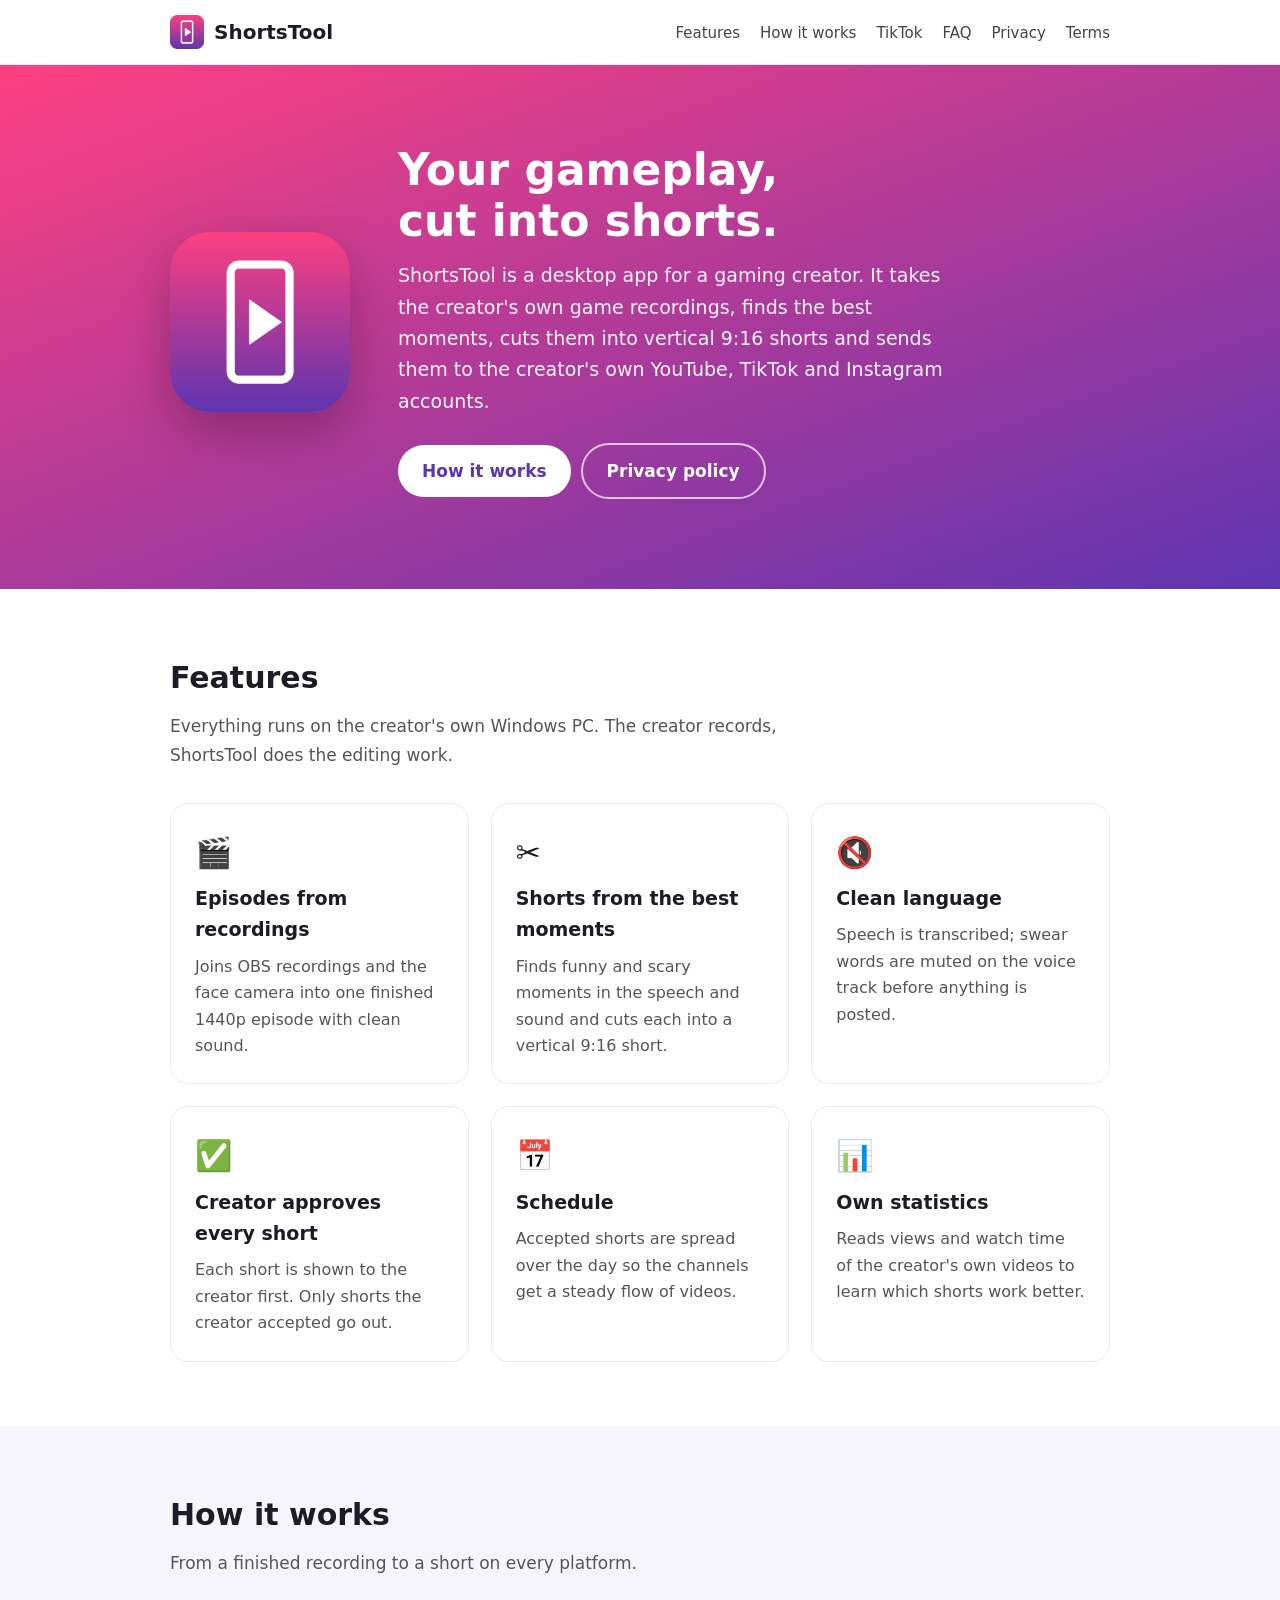
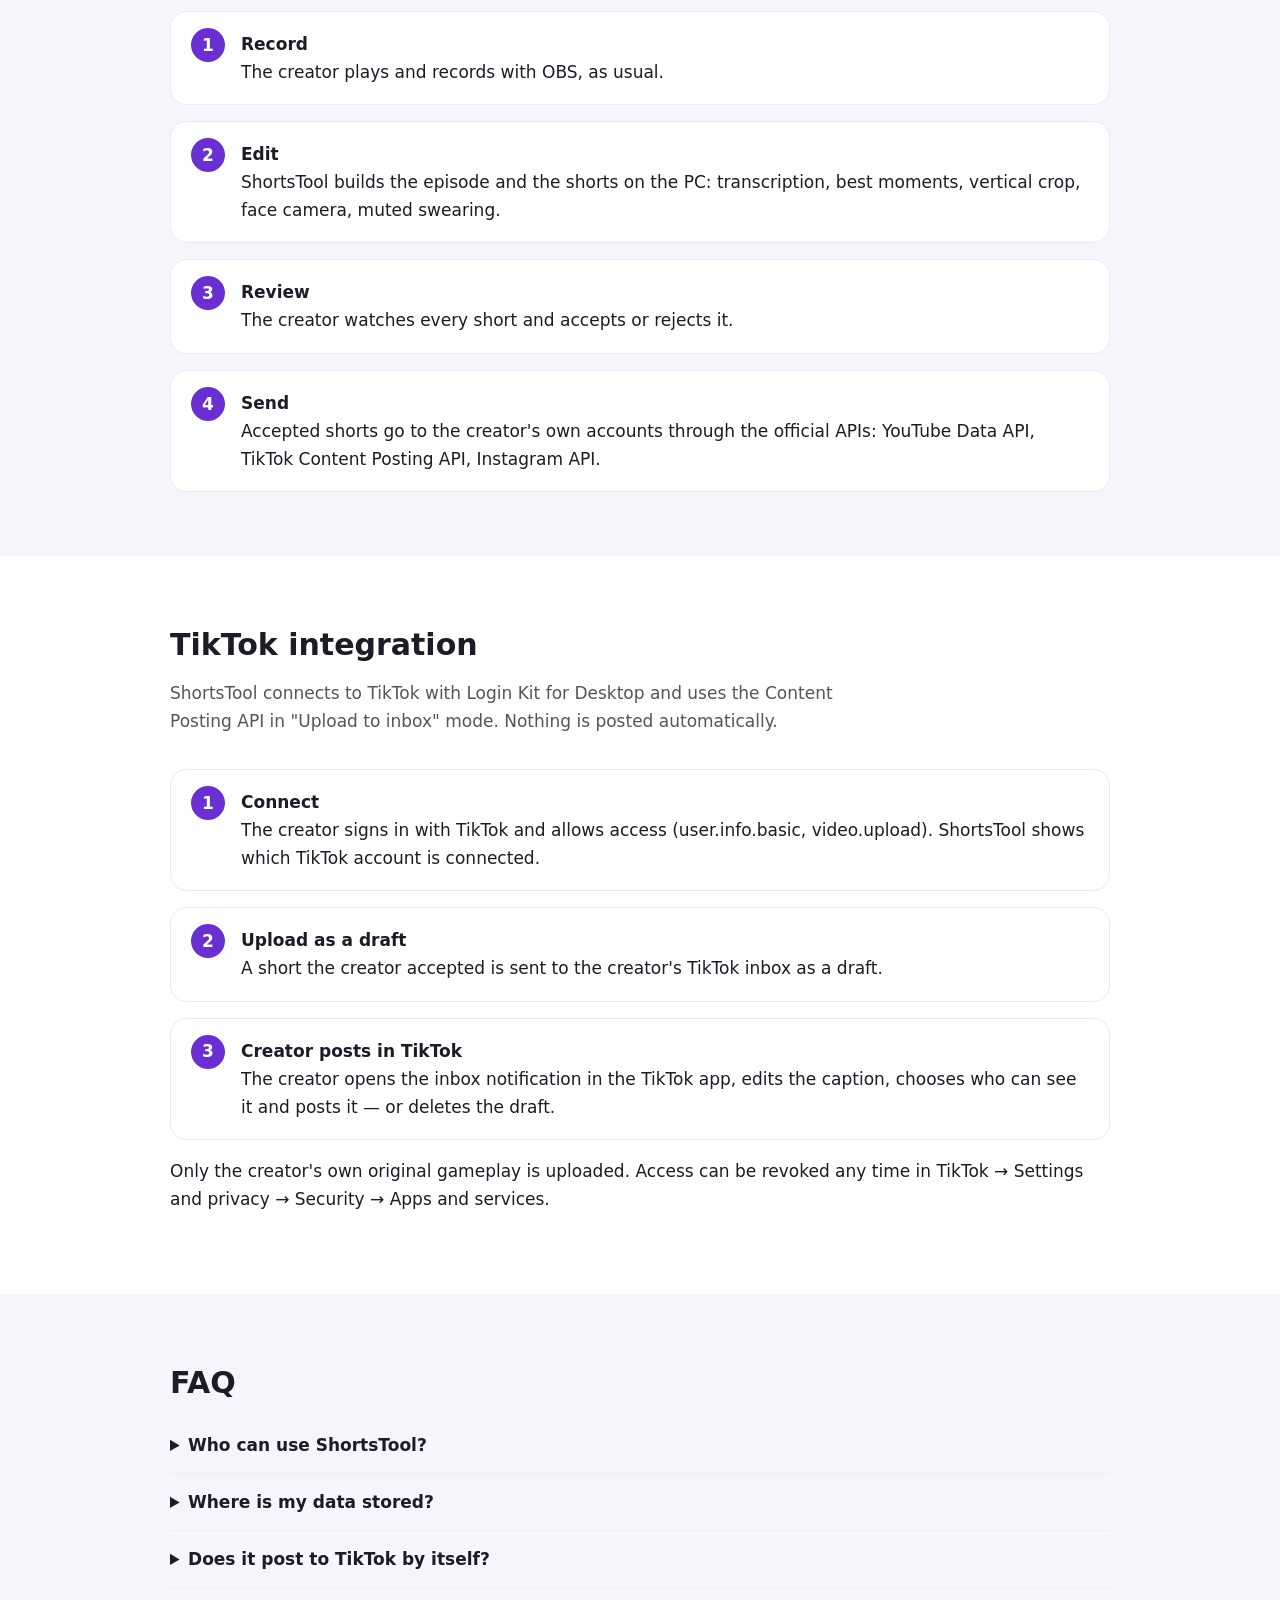
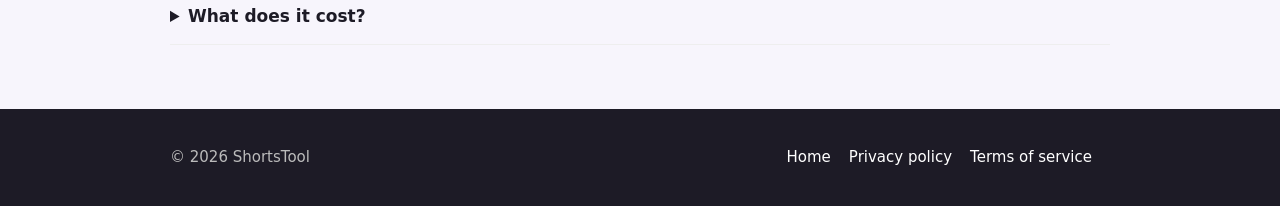
<file: index.html>
<!doctype html>
<html lang="en">
<head>
<meta charset="utf-8">
<meta name="viewport" content="width=device-width,initial-scale=1">
<title>ShortsTool — turn gameplay recordings into vertical shorts</title>
<meta name="description" content="ShortsTool is a desktop app that turns a gaming creator's own recordings into vertical shorts and sends them to YouTube, TikTok and Instagram.">
<link rel="icon" href="favicon.ico" sizes="any">
<link rel="icon" type="image/png" sizes="32x32" href="assets/icon-32.png">
<link rel="apple-touch-icon" href="assets/icon-180.png">
<meta property="og:title" content="ShortsTool">
<meta property="og:description" content="Turn your gameplay recordings into vertical shorts.">
<meta property="og:image" content="assets/icon-512.png">
<link rel="stylesheet" href="style.css">
</head>
<body>
<header><div class="wrap">
  <a class="brand" href="index.html"><img src="assets/icon-180.png" alt="ShortsTool icon">ShortsTool</a>
  <nav><a href="#features">Features</a><a href="#how">How it works</a><a href="#tiktok">TikTok</a><a href="#faq">FAQ</a><a href="privacy.html">Privacy</a><a href="terms.html">Terms</a></nav>
</div></header>

<div class="hero"><div class="wrap">
  <img src="assets/icon-512.png" alt="ShortsTool icon">
  <div>
    <h1>Your gameplay,<br>cut into shorts.</h1>
    <p>ShortsTool is a desktop app for a gaming creator. It takes the creator's own game recordings, finds the best moments, cuts them into vertical 9:16 shorts and sends them to the creator's own YouTube, TikTok and Instagram accounts.</p>
    <a class="btn" href="#how">How it works</a><a class="btn ghost" href="privacy.html">Privacy policy</a>
  </div>
</div></div>

<section id="features"><div class="wrap">
  <h2>Features</h2>
  <p class="lead">Everything runs on the creator's own Windows PC. The creator records, ShortsTool does the editing work.</p>
  <div class="grid">
    <div class="card"><div class="ico">🎬</div><h3>Episodes from recordings</h3><p>Joins OBS recordings and the face camera into one finished 1440p episode with clean sound.</p></div>
    <div class="card"><div class="ico">✂️</div><h3>Shorts from the best moments</h3><p>Finds funny and scary moments in the speech and sound and cuts each into a vertical 9:16 short.</p></div>
    <div class="card"><div class="ico">🔇</div><h3>Clean language</h3><p>Speech is transcribed; swear words are muted on the voice track before anything is posted.</p></div>
    <div class="card"><div class="ico">✅</div><h3>Creator approves every short</h3><p>Each short is shown to the creator first. Only shorts the creator accepted go out.</p></div>
    <div class="card"><div class="ico">📅</div><h3>Schedule</h3><p>Accepted shorts are spread over the day so the channels get a steady flow of videos.</p></div>
    <div class="card"><div class="ico">📊</div><h3>Own statistics</h3><p>Reads views and watch time of the creator's own videos to learn which shorts work better.</p></div>
  </div>
</div></section>

<section id="how" class="alt"><div class="wrap">
  <h2>How it works</h2>
  <p class="lead">From a finished recording to a short on every platform.</p>
  <ol class="steps">
    <li><b>Record</b>The creator plays and records with OBS, as usual.</li>
    <li><b>Edit</b>ShortsTool builds the episode and the shorts on the PC: transcription, best moments, vertical crop, face camera, muted swearing.</li>
    <li><b>Review</b>The creator watches every short and accepts or rejects it.</li>
    <li><b>Send</b>Accepted shorts go to the creator's own accounts through the official APIs: YouTube Data API, TikTok Content Posting API, Instagram API.</li>
  </ol>
</div></section>

<section id="tiktok"><div class="wrap">
  <h2>TikTok integration</h2>
  <p class="lead">ShortsTool connects to TikTok with Login Kit for Desktop and uses the Content Posting API in "Upload to inbox" mode. Nothing is posted automatically.</p>
  <ol class="steps">
    <li><b>Connect</b>The creator signs in with TikTok and allows access (user.info.basic, video.upload). ShortsTool shows which TikTok account is connected.</li>
    <li><b>Upload as a draft</b>A short the creator accepted is sent to the creator's TikTok inbox as a draft.</li>
    <li><b>Creator posts in TikTok</b>The creator opens the inbox notification in the TikTok app, edits the caption, chooses who can see it and posts it — or deletes the draft.</li>
  </ol>
  <p>Only the creator's own original gameplay is uploaded. Access can be revoked any time in TikTok → Settings and privacy → Security → Apps and services.</p>
</div></section>

<section id="faq" class="alt"><div class="wrap faq">
  <h2>FAQ</h2>
  <details><summary>Who can use ShortsTool?</summary><p>ShortsTool is a personal tool of the gaming creator Litvinchik. It posts only to the creator's own accounts: YouTube channel Litvinchik, TikTok <a href="https://www.tiktok.com/@litvinchik_">@litvinchik_</a> and Instagram <a href="https://www.instagram.com/litvinchikl_/">@litvinchikl_</a>. There is no sign-up and no accounts of other users.</p></details>
  <details><summary>Where is my data stored?</summary><p>Only on the creator's own computer. Videos and access tokens are not sent anywhere except to the platform the video is posted to. Details are in the <a href="privacy.html">privacy policy</a>.</p></details>
  <details><summary>Does it post to TikTok by itself?</summary><p>No. It only puts a draft into the TikTok inbox. The creator finishes and posts it in the TikTok app.</p></details>
  <details><summary>What does it cost?</summary><p>Nothing. ShortsTool is not sold and has no ads.</p></details>
</div></section>

<footer><div class="wrap">
  <div>© 2026 ShortsTool</div>
  <div><a href="index.html">Home</a><a href="privacy.html">Privacy policy</a><a href="terms.html">Terms of service</a></div>
</div></footer>
</body>
</html>
</file>
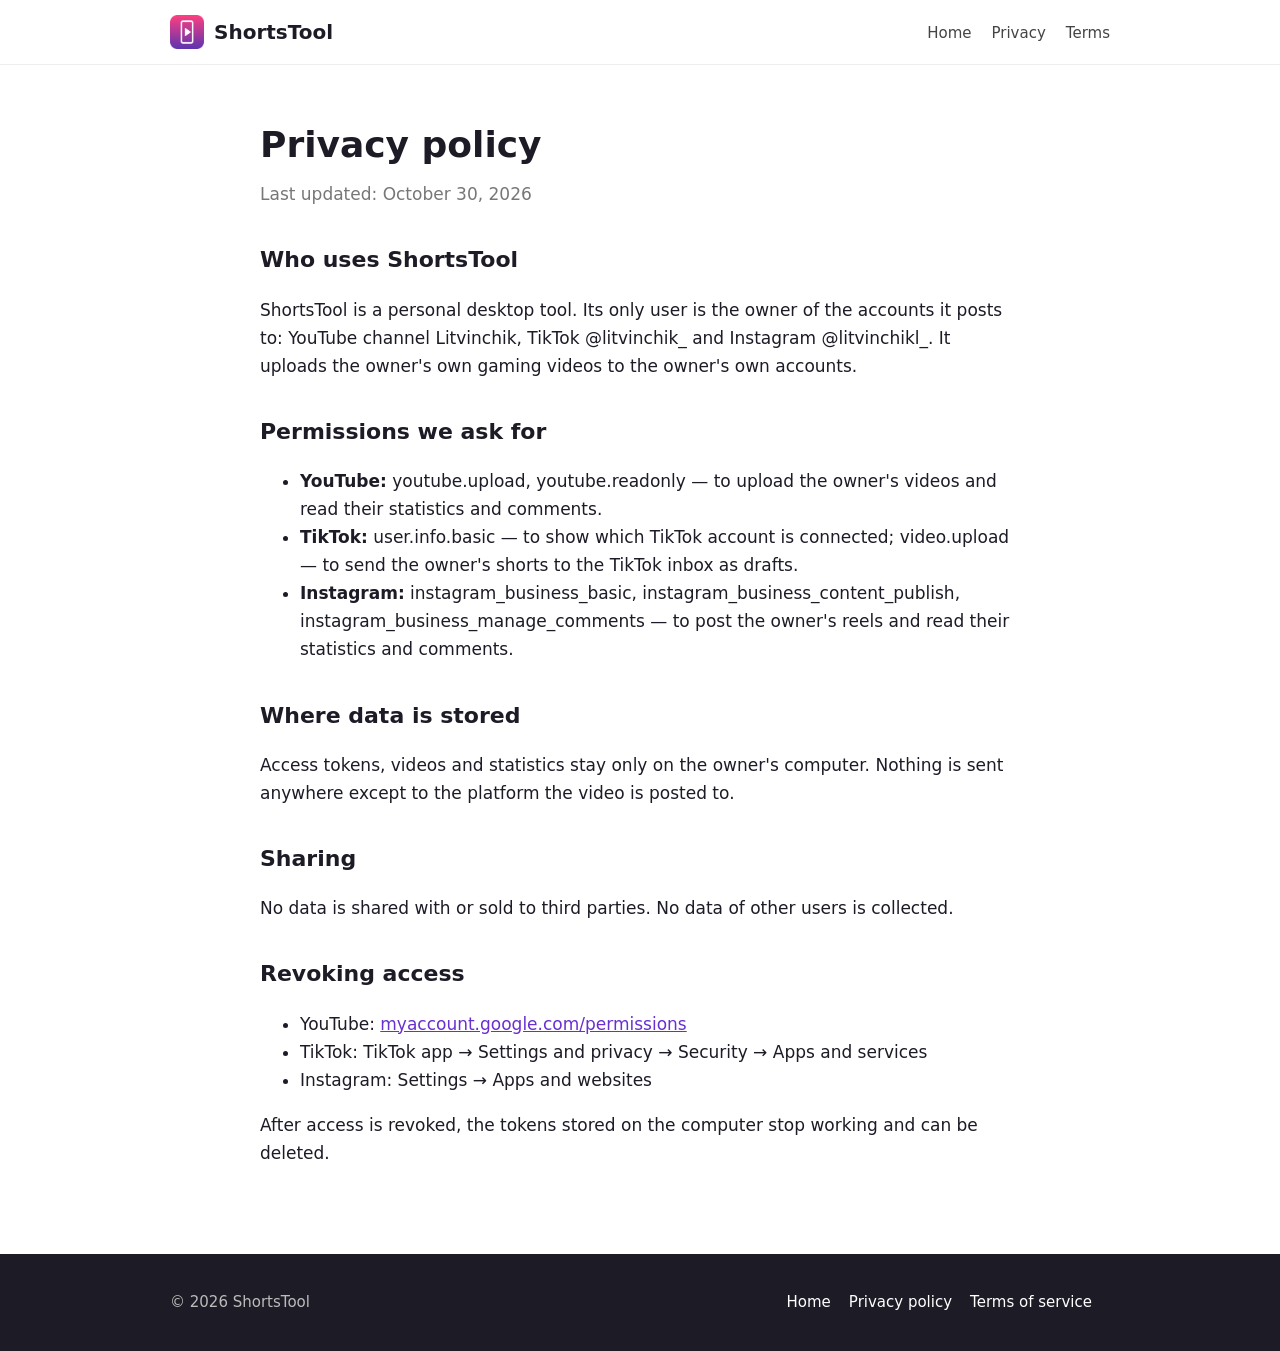
<file: privacy.html>
<!doctype html>
<html lang="en">
<head>
<meta charset="utf-8">
<meta name="viewport" content="width=device-width,initial-scale=1">
<title>ShortsTool — Privacy policy</title>
<link rel="icon" href="favicon.ico" sizes="any">
<link rel="icon" type="image/png" sizes="32x32" href="assets/icon-32.png">
<link rel="apple-touch-icon" href="assets/icon-180.png">
<link rel="stylesheet" href="style.css">
</head>
<body>
<header><div class="wrap">
  <a class="brand" href="index.html"><img src="assets/icon-180.png" alt="ShortsTool icon">ShortsTool</a>
  <nav><a href="index.html">Home</a><a href="privacy.html">Privacy</a><a href="terms.html">Terms</a></nav>
</div></header>

<div class="wrap doc">
  <h1>Privacy policy</h1>
  <p class="date">Last updated: October 30, 2026</p>

  <h2>Who uses ShortsTool</h2>
  <p>ShortsTool is a personal desktop tool. Its only user is the owner of the accounts it posts to: YouTube channel Litvinchik, TikTok @litvinchik_ and Instagram @litvinchikl_. It uploads the owner's own gaming videos to the owner's own accounts.</p>

  <h2>Permissions we ask for</h2>
  <ul>
    <li><b>YouTube:</b> youtube.upload, youtube.readonly — to upload the owner's videos and read their statistics and comments.</li>
    <li><b>TikTok:</b> user.info.basic — to show which TikTok account is connected; video.upload — to send the owner's shorts to the TikTok inbox as drafts.</li>
    <li><b>Instagram:</b> instagram_business_basic, instagram_business_content_publish, instagram_business_manage_comments — to post the owner's reels and read their statistics and comments.</li>
  </ul>

  <h2>Where data is stored</h2>
  <p>Access tokens, videos and statistics stay only on the owner's computer. Nothing is sent anywhere except to the platform the video is posted to.</p>

  <h2>Sharing</h2>
  <p>No data is shared with or sold to third parties. No data of other users is collected.</p>

  <h2>Revoking access</h2>
  <ul>
    <li>YouTube: <a href="https://myaccount.google.com/permissions">myaccount.google.com/permissions</a></li>
    <li>TikTok: TikTok app → Settings and privacy → Security → Apps and services</li>
    <li>Instagram: Settings → Apps and websites</li>
  </ul>
  <p>After access is revoked, the tokens stored on the computer stop working and can be deleted.</p>
</div>

<footer><div class="wrap">
  <div>© 2026 ShortsTool</div>
  <div><a href="index.html">Home</a><a href="privacy.html">Privacy policy</a><a href="terms.html">Terms of service</a></div>
</div></footer>
</body>
</html>
</file>
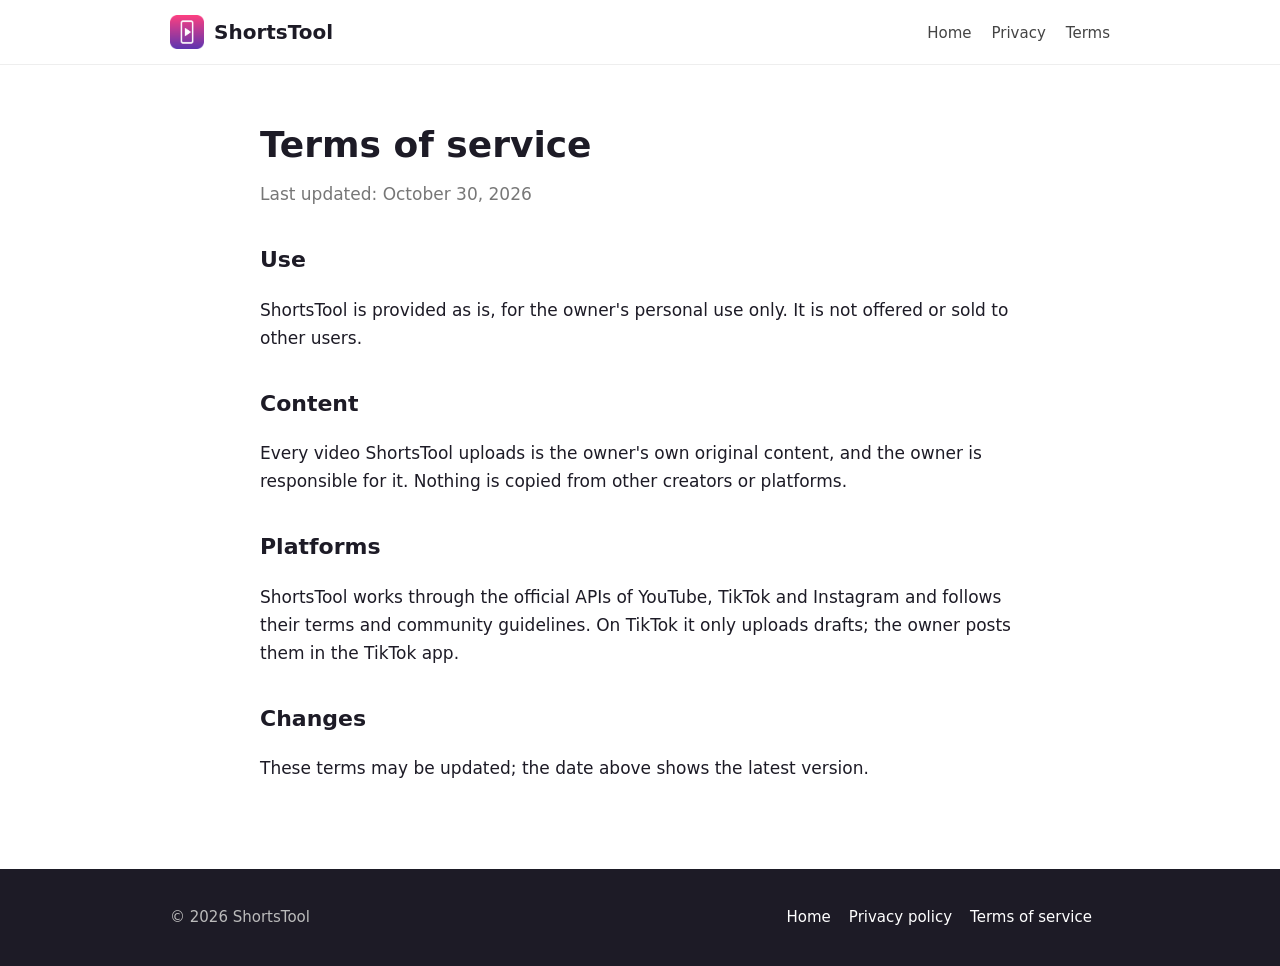
<file: terms.html>
<!doctype html>
<html lang="en">
<head>
<meta charset="utf-8">
<meta name="viewport" content="width=device-width,initial-scale=1">
<title>ShortsTool — Terms of service</title>
<link rel="icon" href="favicon.ico" sizes="any">
<link rel="icon" type="image/png" sizes="32x32" href="assets/icon-32.png">
<link rel="apple-touch-icon" href="assets/icon-180.png">
<link rel="stylesheet" href="style.css">
</head>
<body>
<header><div class="wrap">
  <a class="brand" href="index.html"><img src="assets/icon-180.png" alt="ShortsTool icon">ShortsTool</a>
  <nav><a href="index.html">Home</a><a href="privacy.html">Privacy</a><a href="terms.html">Terms</a></nav>
</div></header>

<div class="wrap doc">
  <h1>Terms of service</h1>
  <p class="date">Last updated: October 30, 2026</p>

  <h2>Use</h2>
  <p>ShortsTool is provided as is, for the owner's personal use only. It is not offered or sold to other users.</p>

  <h2>Content</h2>
  <p>Every video ShortsTool uploads is the owner's own original content, and the owner is responsible for it. Nothing is copied from other creators or platforms.</p>

  <h2>Platforms</h2>
  <p>ShortsTool works through the official APIs of YouTube, TikTok and Instagram and follows their terms and community guidelines. On TikTok it only uploads drafts; the owner posts them in the TikTok app.</p>

  <h2>Changes</h2>
  <p>These terms may be updated; the date above shows the latest version.</p>
</div>

<footer><div class="wrap">
  <div>© 2026 ShortsTool</div>
  <div><a href="index.html">Home</a><a href="privacy.html">Privacy policy</a><a href="terms.html">Terms of service</a></div>
</div></footer>
</body>
</html>
</file>
<file: style.css>
*{box-sizing:border-box}
body{margin:0;font:17px/1.65 system-ui,-apple-system,"Segoe UI",Roboto,sans-serif;color:#1d1b26;background:#fff}
a{color:#6a2fd0}
.wrap{max-width:980px;margin:0 auto;padding:0 20px}
header{border-bottom:1px solid #eee;background:#fff;position:sticky;top:0;z-index:5}
header .wrap{display:flex;align-items:center;justify-content:space-between;height:64px}
.brand{display:flex;align-items:center;gap:10px;font-weight:700;font-size:20px;color:#1d1b26;text-decoration:none}
.brand img{width:34px;height:34px}
nav a{margin-left:20px;color:#444;text-decoration:none;font-size:15px}
nav a:hover{color:#6a2fd0}
.hero{background:linear-gradient(160deg,#ff4081 0%,#5e35b1 100%);color:#fff;padding:80px 0 90px}
.hero .wrap{display:flex;align-items:center;gap:48px;flex-wrap:wrap}
.hero img{width:180px;height:180px;border-radius:40px;box-shadow:0 20px 50px rgba(0,0,0,.25)}
.hero h1{font-size:44px;line-height:1.15;margin:0 0 14px}
.hero p{font-size:19px;max-width:560px;margin:0 0 26px;opacity:.95}
.btn{display:inline-block;background:#fff;color:#5e35b1;font-weight:600;padding:12px 24px;border-radius:999px;text-decoration:none;margin-right:10px}
.btn.ghost{background:transparent;color:#fff;border:2px solid rgba(255,255,255,.7)}
section{padding:64px 0}
section.alt{background:#f7f5fc}
h2{font-size:30px;margin:0 0 10px}
.lead{color:#555;max-width:680px;margin:0 0 34px}
.grid{display:grid;grid-template-columns:repeat(auto-fit,minmax(260px,1fr));gap:22px}
.card{background:#fff;border:1px solid #ece8f6;border-radius:18px;padding:24px}
.card h3{margin:6px 0 8px;font-size:19px}
.card p{margin:0;color:#555;font-size:16px}
.ico{font-size:30px}
ol.steps{counter-reset:s;list-style:none;padding:0;margin:0;display:grid;gap:16px}
ol.steps li{counter-increment:s;background:#fff;border:1px solid #ece8f6;border-radius:16px;padding:18px 20px 18px 70px;position:relative}
ol.steps li:before{content:counter(s);position:absolute;left:20px;top:16px;width:34px;height:34px;border-radius:50%;background:#6a2fd0;color:#fff;font-weight:700;display:flex;align-items:center;justify-content:center}
ol.steps b{display:block}
.faq details{border-bottom:1px solid #eee;padding:14px 0}
.faq summary{cursor:pointer;font-weight:600}
.faq p{color:#555;margin:10px 0 0}
.doc{padding:50px 0 70px;max-width:760px}
.doc h1{font-size:36px;margin:0 0 6px}
.doc .date{color:#777;margin:0 0 30px}
.doc h2{font-size:22px;margin:34px 0 8px}
footer{background:#1d1b26;color:#bbb;padding:36px 0;font-size:15px}
footer .wrap{display:flex;justify-content:space-between;flex-wrap:wrap;gap:16px}
footer a{color:#fff;margin-right:18px;text-decoration:none}
@media(max-width:640px){.hero h1{font-size:32px}nav a{margin-left:12px;font-size:14px}.hero img{width:120px;height:120px;border-radius:28px}}
</file>
